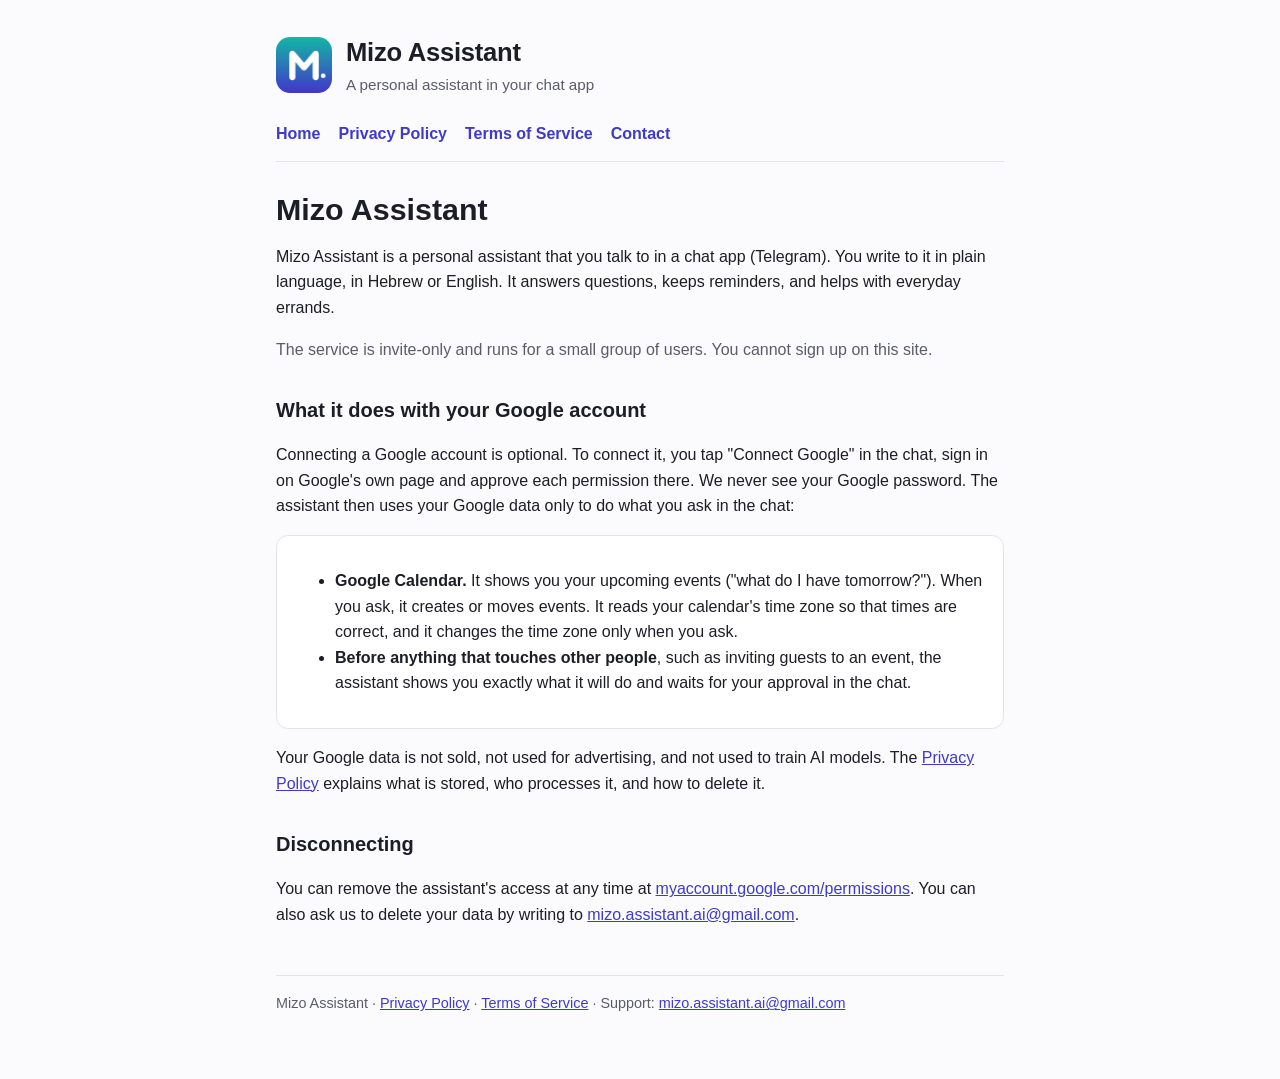
<file: index.html>
<!doctype html>
<html lang="en">
<head>
<meta charset="utf-8">
<meta name="viewport" content="width=device-width, initial-scale=1">
<title>Mizo Assistant</title>
<meta name="description" content="Mizo Assistant is an invite-only personal assistant you talk to on Telegram. With your permission it reads and manages your Google Calendar.">
<link rel="icon" href="logo.png">
<link rel="stylesheet" href="style.css">
</head>
<body>
<main>
  <header>
    <img src="logo.png" alt="Mizo Assistant logo">
    <div>
      <div class="name">Mizo Assistant</div>
      <div class="tag">A personal assistant in your chat app</div>
    </div>
  </header>
  <nav>
    <a href="./">Home</a>
    <a href="privacy.html">Privacy Policy</a>
    <a href="terms.html">Terms of Service</a>
    <a href="mailto:mizo.assistant.ai@gmail.com">Contact</a>
  </nav>

  <h1>Mizo Assistant</h1>
  <p>Mizo Assistant is a personal assistant that you talk to in a chat app (Telegram). You write to it in plain
  language, in Hebrew or English. It answers questions, keeps reminders, and helps with everyday errands.</p>
  <p class="muted">The service is invite-only and runs for a small group of users. You cannot sign up on this site.</p>

  <h2>What it does with your Google account</h2>
  <p>Connecting a Google account is optional. To connect it, you tap "Connect Google" in the chat, sign in on
  Google's own page and approve each permission there. We never see your Google password. The assistant then uses your Google data only to do what you ask
  in the chat:</p>
  <div class="card">
    <ul>
      <li><strong>Google Calendar.</strong> It shows you your upcoming events ("what do I have tomorrow?").
      When you ask, it creates or moves events. It reads your calendar's time zone so that times are correct, and it
      changes the time zone only when you ask.</li>
      <li><strong>Before anything that touches other people</strong>, such as inviting guests to an event, the
      assistant shows you exactly what it will do and waits for your approval in the chat.</li>
    </ul>
  </div>
  <p>Your Google data is not sold, not used for advertising, and not used to train AI models. The
  <a href="privacy.html">Privacy Policy</a> explains what is stored, who processes it, and how to delete it.</p>

  <h2>Disconnecting</h2>
  <p>You can remove the assistant's access at any time at
  <a href="https://myaccount.google.com/permissions">myaccount.google.com/permissions</a>. You can also ask us to
  delete your data by writing to <a href="mailto:mizo.assistant.ai@gmail.com">mizo.assistant.ai@gmail.com</a>.</p>

  <footer>
    Mizo Assistant · <a href="privacy.html">Privacy Policy</a> · <a href="terms.html">Terms of Service</a> ·
    Support: <a href="mailto:mizo.assistant.ai@gmail.com">mizo.assistant.ai@gmail.com</a>
  </footer>
</main>
</body>
</html>
</file>
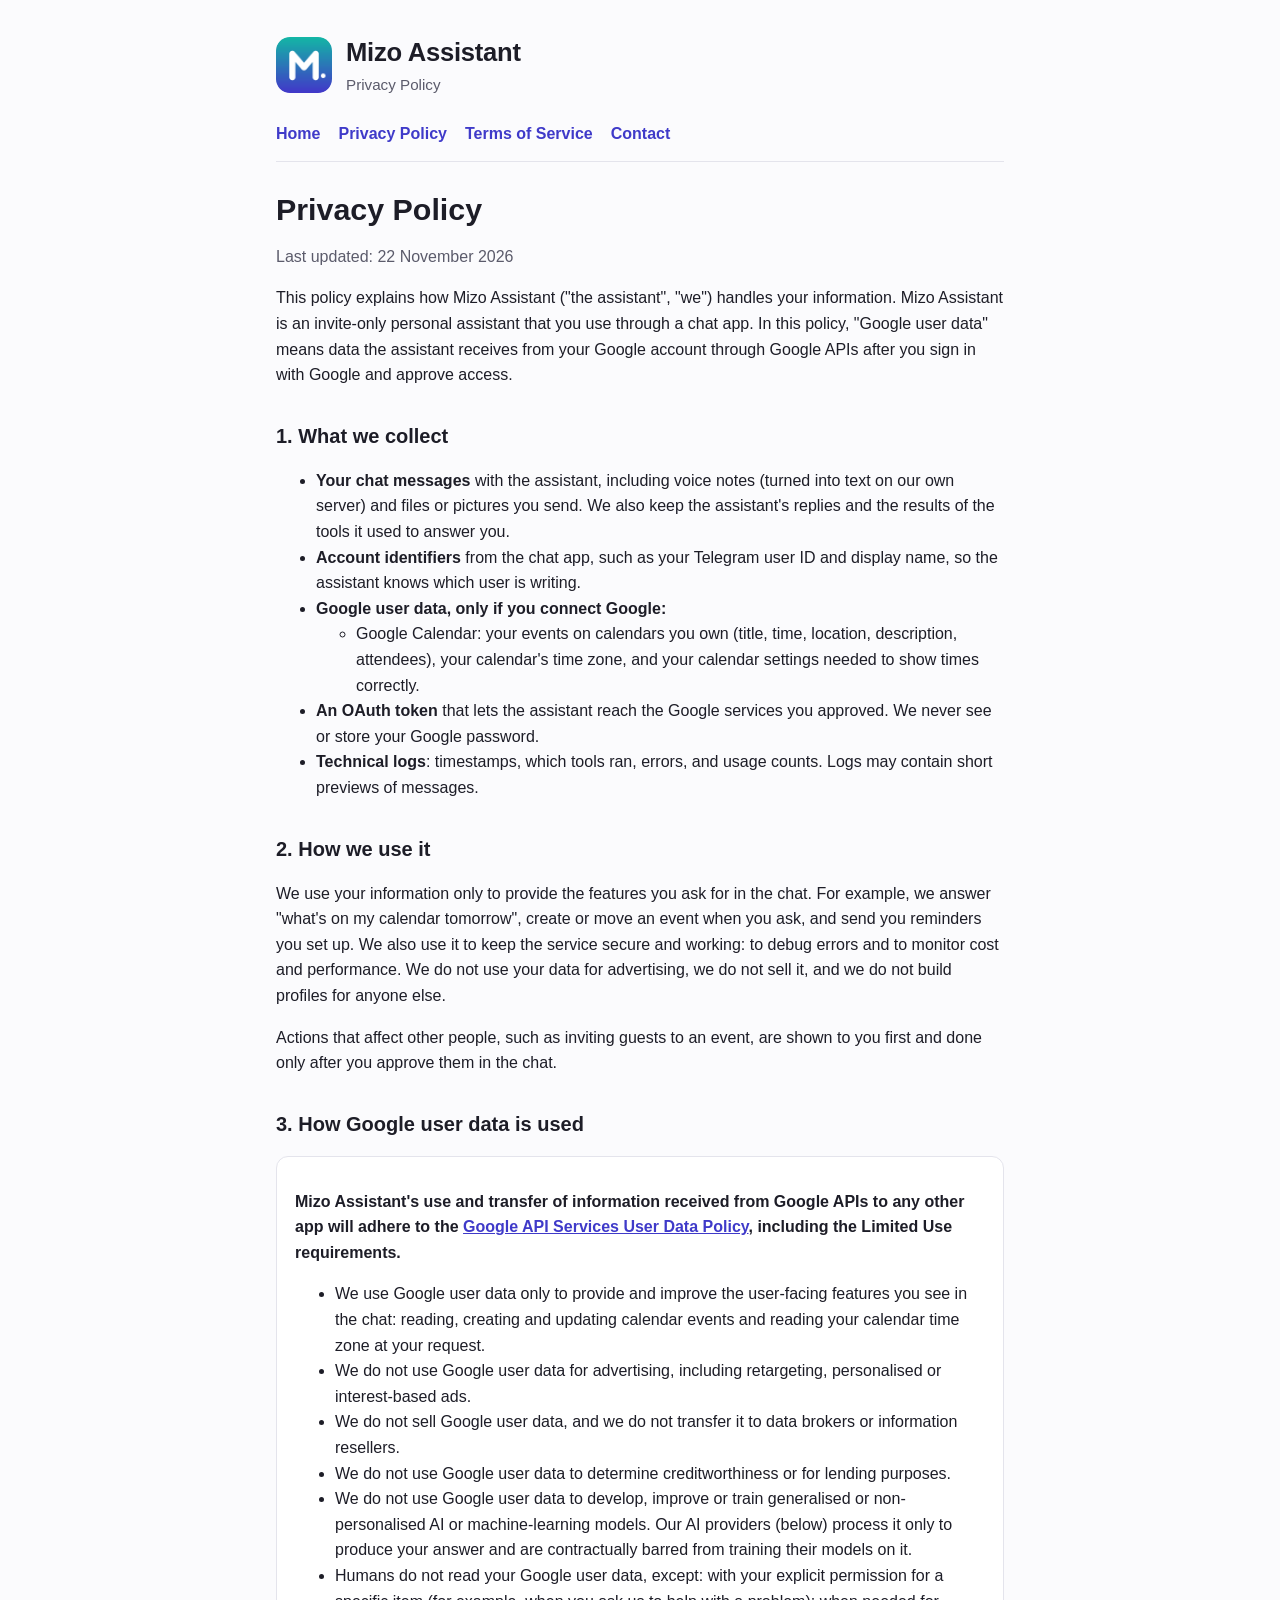
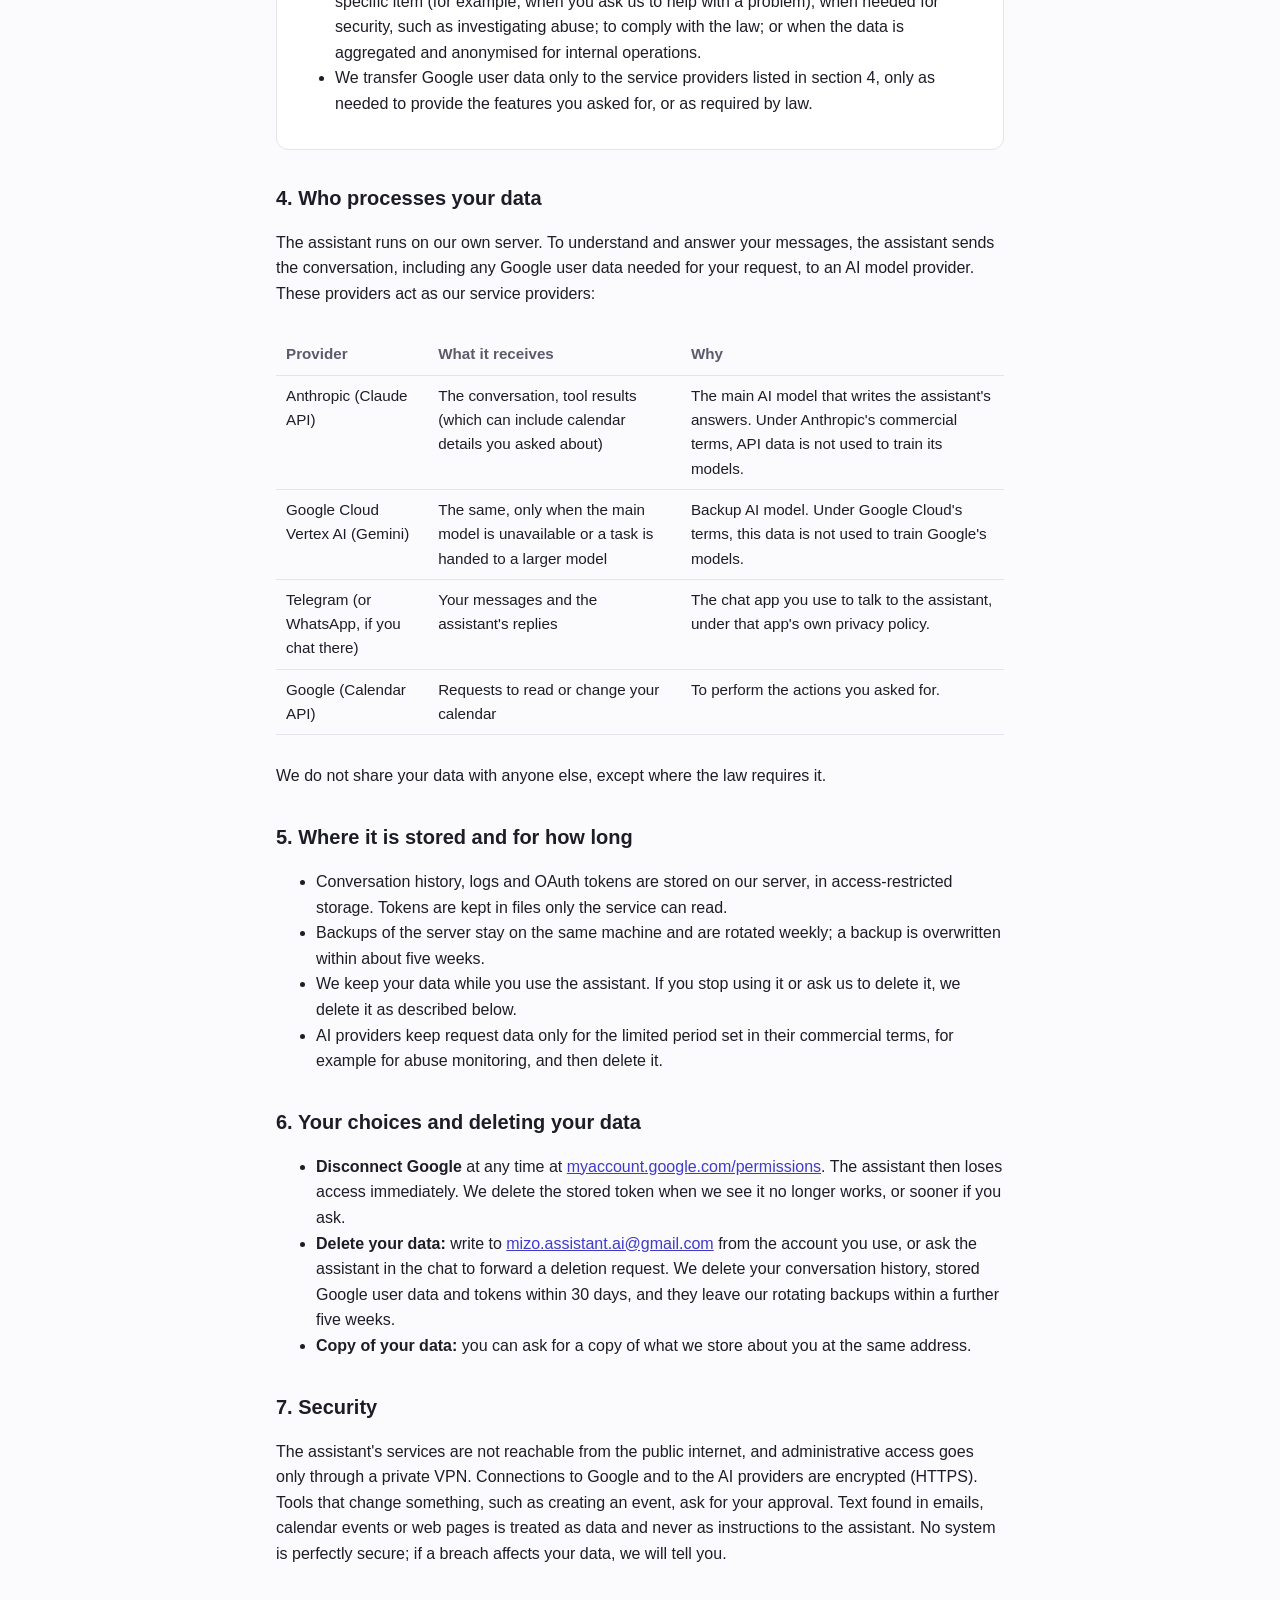
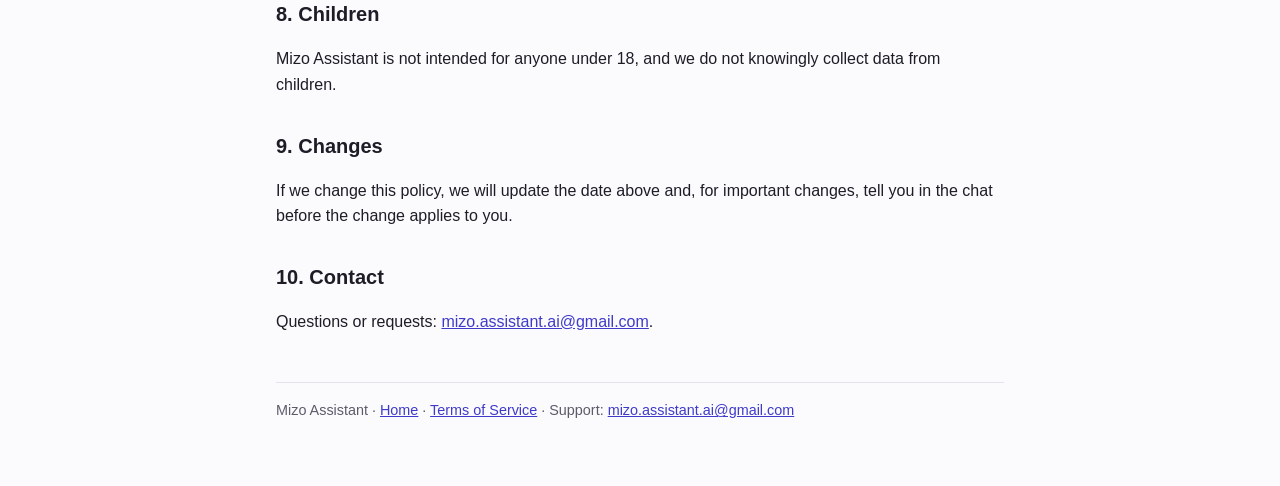
<file: privacy.html>
<!doctype html>
<html lang="en">
<head>
<meta charset="utf-8">
<meta name="viewport" content="width=device-width, initial-scale=1">
<title>Privacy Policy · Mizo Assistant</title>
<meta name="description" content="How Mizo Assistant collects, uses, stores, shares and deletes your data, including data from Google APIs.">
<link rel="icon" href="logo.png">
<link rel="stylesheet" href="style.css">
</head>
<body>
<main>
  <header>
    <img src="logo.png" alt="Mizo Assistant logo">
    <div>
      <div class="name">Mizo Assistant</div>
      <div class="tag">Privacy Policy</div>
    </div>
  </header>
  <nav>
    <a href="./">Home</a>
    <a href="privacy.html">Privacy Policy</a>
    <a href="terms.html">Terms of Service</a>
    <a href="mailto:mizo.assistant.ai@gmail.com">Contact</a>
  </nav>

  <h1>Privacy Policy</h1>
  <p class="muted">Last updated: 22 November 2026</p>

  <p>This policy explains how Mizo Assistant ("the assistant", "we") handles your information. Mizo Assistant is
  an invite-only personal assistant that you use through a chat app. In this policy, "Google user data" means data
  the assistant receives from your Google account through Google APIs after you sign in with Google and approve
  access.</p>

  <h2>1. What we collect</h2>
  <ul>
    <li><strong>Your chat messages</strong> with the assistant, including voice notes (turned into text on our own
    server) and files or pictures you send. We also keep the assistant's replies and the results of the tools it used
    to answer you.</li>
    <li><strong>Account identifiers</strong> from the chat app, such as your Telegram user ID and display name, so
    the assistant knows which user is writing.</li>
    <li><strong>Google user data, only if you connect Google:</strong>
      <ul>
        <li>Google Calendar: your events on calendars you own (title, time, location, description, attendees), your
        calendar's time zone, and your calendar settings needed to show times correctly.</li>
      </ul>
    </li>
    <li><strong>An OAuth token</strong> that lets the assistant reach the Google services you approved. We never
    see or store your Google password.</li>
    <li><strong>Technical logs</strong>: timestamps, which tools ran, errors, and usage counts. Logs may contain short
    previews of messages.</li>
  </ul>

  <h2>2. How we use it</h2>
  <p>We use your information only to provide the features you ask for in the chat. For example, we answer
  "what's on my calendar tomorrow", create or move an event when you ask, and send you reminders you set up. We
  also use it to keep the service secure and working: to debug errors and to monitor cost and performance. We do not
  use your data for advertising, we do not sell it, and we do not build profiles for anyone else.</p>
  <p>Actions that affect other people, such as inviting guests to an event, are shown to you first and done only
  after you approve them in the chat.</p>

  <h2>3. How Google user data is used</h2>
  <div class="card">
    <p><strong>Mizo Assistant's use and transfer of information received from Google APIs to any other app will
    adhere to the <a href="https://developers.google.com/terms/api-services-user-data-policy">Google API Services User
    Data Policy</a>, including the Limited Use requirements.</strong></p>
    <ul>
      <li>We use Google user data only to provide and improve the user-facing features you see in the chat: reading,
      creating and updating calendar events and reading your calendar time zone at your request.</li>
      <li>We do not use Google user data for advertising, including retargeting, personalised or interest-based
      ads.</li>
      <li>We do not sell Google user data, and we do not transfer it to data brokers or information resellers.</li>
      <li>We do not use Google user data to determine creditworthiness or for lending purposes.</li>
      <li>We do not use Google user data to develop, improve or train generalised or non-personalised AI or
      machine-learning models. Our AI providers (below) process it only to produce your answer and are contractually
      barred from training their models on it.</li>
      <li>Humans do not read your Google user data, except: with your explicit permission for a specific item (for
      example, when you ask us to help with a problem); when needed for security, such as investigating abuse; to
      comply with the law; or when the data is aggregated and anonymised for internal operations.</li>
      <li>We transfer Google user data only to the service providers listed in section 4, only as needed to provide
      the features you asked for, or as required by law.</li>
    </ul>
  </div>

  <h2>4. Who processes your data</h2>
  <p>The assistant runs on our own server. To understand and answer your messages, the assistant sends the
  conversation, including any Google user data needed for your request, to an AI model provider. These providers
  act as our service providers:</p>
  <div class="table-wrap">
  <table>
    <tr><th>Provider</th><th>What it receives</th><th>Why</th></tr>
    <tr><td>Anthropic (Claude API)</td><td>The conversation, tool results (which can include calendar
    details you asked about)</td><td>The main AI model that writes the assistant's answers. Under Anthropic's
    commercial terms, API data is not used to train its models.</td></tr>
    <tr><td>Google Cloud Vertex AI (Gemini)</td><td>The same, only when the main model is unavailable or a task is
    handed to a larger model</td><td>Backup AI model. Under Google Cloud's terms, this data is not used to train
    Google's models.</td></tr>
    <tr><td>Telegram (or WhatsApp, if you chat there)</td><td>Your messages and the assistant's replies</td><td>The
    chat app you use to talk to the assistant, under that app's own privacy policy.</td></tr>
    <tr><td>Google (Calendar API)</td><td>Requests to read or change your calendar</td><td>To perform the actions
    you asked for.</td></tr>
  </table>
  </div>
  <p>We do not share your data with anyone else, except where the law requires it.</p>

  <h2>5. Where it is stored and for how long</h2>
  <ul>
    <li>Conversation history, logs and OAuth tokens are stored on our server, in access-restricted storage. Tokens
    are kept in files only the service can read.</li>
    <li>Backups of the server stay on the same machine and are rotated weekly; a backup is overwritten within about
    five weeks.</li>
    <li>We keep your data while you use the assistant. If you stop using it or ask us to delete it, we delete it as
    described below.</li>
    <li>AI providers keep request data only for the limited period set in their commercial terms, for example for
    abuse monitoring, and then delete it.</li>
  </ul>

  <h2>6. Your choices and deleting your data</h2>
  <ul>
    <li><strong>Disconnect Google</strong> at any time at
    <a href="https://myaccount.google.com/permissions">myaccount.google.com/permissions</a>. The assistant then loses
    access immediately. We delete the stored token when we see it no longer works, or sooner if you ask.</li>
    <li><strong>Delete your data:</strong> write to <a href="mailto:mizo.assistant.ai@gmail.com">mizo.assistant.ai@gmail.com</a> from
    the account you use, or ask the assistant in the chat to forward a deletion request. We delete your conversation
    history, stored Google user data and tokens within 30 days, and they leave our rotating backups within a further
    five weeks.</li>
    <li><strong>Copy of your data:</strong> you can ask for a copy of what we store about you at the same address.</li>
  </ul>

  <h2>7. Security</h2>
  <p>The assistant's services are not reachable from the public internet, and administrative access goes only
  through a private VPN.
  Connections to Google and to the AI providers are encrypted (HTTPS). Tools that change something, such as creating
  an event, ask for your approval. Text found in emails, calendar events or web pages is treated as data and never as
  instructions to the assistant. No system is perfectly secure; if a breach affects your data, we will tell you.</p>

  <h2>8. Children</h2>
  <p>Mizo Assistant is not intended for anyone under 18, and we do not knowingly collect data from children.</p>

  <h2>9. Changes</h2>
  <p>If we change this policy, we will update the date above and, for important changes, tell you in the chat
  before the change applies to you.</p>

  <h2>10. Contact</h2>
  <p>Questions or requests: <a href="mailto:mizo.assistant.ai@gmail.com">mizo.assistant.ai@gmail.com</a>.</p>

  <footer>
    Mizo Assistant · <a href="./">Home</a> · <a href="terms.html">Terms of Service</a> ·
    Support: <a href="mailto:mizo.assistant.ai@gmail.com">mizo.assistant.ai@gmail.com</a>
  </footer>
</main>
</body>
</html>
</file>
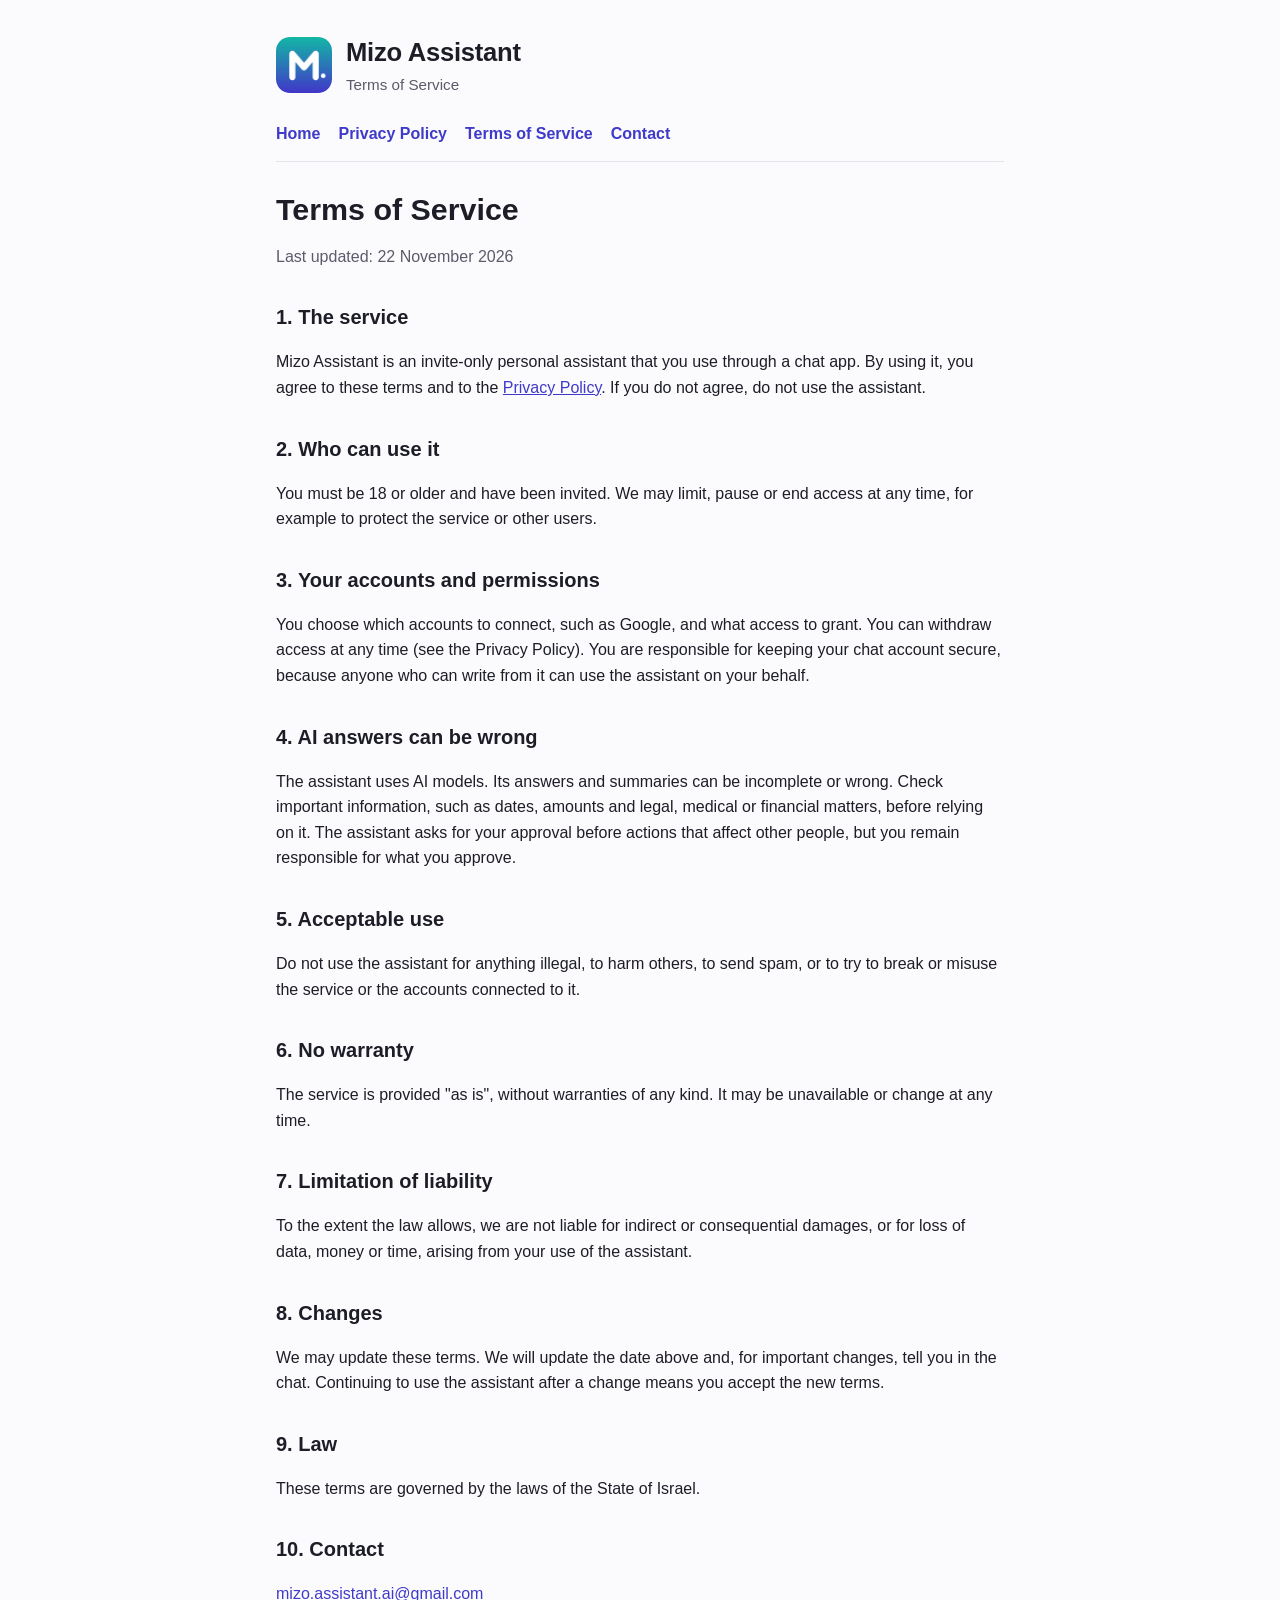
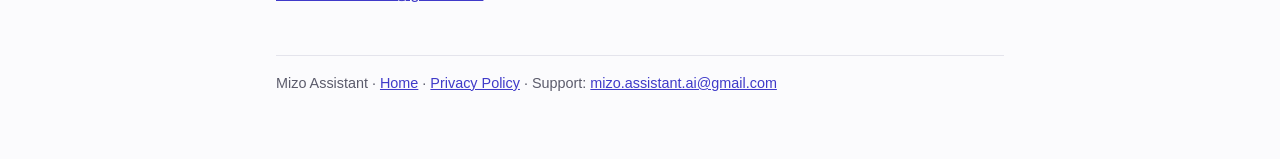
<file: terms.html>
<!doctype html>
<html lang="en">
<head>
<meta charset="utf-8">
<meta name="viewport" content="width=device-width, initial-scale=1">
<title>Terms of Service · Mizo Assistant</title>
<meta name="description" content="Terms of Service for Mizo Assistant.">
<link rel="icon" href="logo.png">
<link rel="stylesheet" href="style.css">
</head>
<body>
<main>
  <header>
    <img src="logo.png" alt="Mizo Assistant logo">
    <div>
      <div class="name">Mizo Assistant</div>
      <div class="tag">Terms of Service</div>
    </div>
  </header>
  <nav>
    <a href="./">Home</a>
    <a href="privacy.html">Privacy Policy</a>
    <a href="terms.html">Terms of Service</a>
    <a href="mailto:mizo.assistant.ai@gmail.com">Contact</a>
  </nav>

  <h1>Terms of Service</h1>
  <p class="muted">Last updated: 22 November 2026</p>

  <h2>1. The service</h2>
  <p>Mizo Assistant is an invite-only personal assistant that you use through a chat app. By using it, you agree to
  these terms and to the <a href="privacy.html">Privacy Policy</a>. If you do not agree, do not use the
  assistant.</p>

  <h2>2. Who can use it</h2>
  <p>You must be 18 or older and have been invited. We may limit, pause or end access at any time, for example to
  protect the service or other users.</p>

  <h2>3. Your accounts and permissions</h2>
  <p>You choose which accounts to connect, such as Google, and what access to grant. You can withdraw access at any
  time (see the Privacy Policy). You are responsible for keeping your chat account secure, because anyone who can
  write from it can use the assistant on your behalf.</p>

  <h2>4. AI answers can be wrong</h2>
  <p>The assistant uses AI models. Its answers and summaries can be incomplete or wrong. Check important information,
  such as dates, amounts and legal, medical or financial matters, before relying on it. The assistant asks for your
  approval before actions that affect other people, but you remain responsible for what you approve.</p>

  <h2>5. Acceptable use</h2>
  <p>Do not use the assistant for anything illegal, to harm others, to send spam, or to try to break or misuse the
  service or the accounts connected to it.</p>

  <h2>6. No warranty</h2>
  <p>The service is provided "as is", without warranties of any kind. It may be unavailable or change at any time.</p>

  <h2>7. Limitation of liability</h2>
  <p>To the extent the law allows, we are not liable for indirect or consequential damages, or for loss of data,
  money or time, arising from your use of the assistant.</p>

  <h2>8. Changes</h2>
  <p>We may update these terms. We will update the date above and, for important changes, tell you in the chat.
  Continuing to use the assistant after a change means you accept the new terms.</p>

  <h2>9. Law</h2>
  <p>These terms are governed by the laws of the State of Israel.</p>

  <h2>10. Contact</h2>
  <p><a href="mailto:mizo.assistant.ai@gmail.com">mizo.assistant.ai@gmail.com</a></p>

  <footer>
    Mizo Assistant · <a href="./">Home</a> · <a href="privacy.html">Privacy Policy</a> ·
    Support: <a href="mailto:mizo.assistant.ai@gmail.com">mizo.assistant.ai@gmail.com</a>
  </footer>
</main>
</body>
</html>
</file>
<file: style.css>
:root {
  --bg: #fbfbfd;
  --fg: #1d1d27;
  --muted: #5b5b6b;
  --card: #ffffff;
  --line: #e4e4ec;
  --accent: #3f3ac9;
  --accent-2: #14b8a6;
}
@media (prefers-color-scheme: dark) {
  :root {
    --bg: #111118;
    --fg: #ececf2;
    --muted: #a3a3b5;
    --card: #1a1a24;
    --line: #2c2c3a;
    --accent: #9b97ff;
    --accent-2: #2dd4bf;
  }
}
* { box-sizing: border-box; }
body {
  margin: 0;
  background: var(--bg);
  color: var(--fg);
  font: 16px/1.6 -apple-system, BlinkMacSystemFont, "Segoe UI", Roboto, "Helvetica Neue", Arial, sans-serif;
}
main { max-width: 760px; margin: 0 auto; padding: 32px 16px 64px; }
header { display: flex; align-items: center; gap: 14px; margin-bottom: 24px; }
header img { width: 56px; height: 56px; border-radius: 14px; }
header .name { font-size: 1.6rem; font-weight: 700; letter-spacing: -0.01em; }
header .tag { color: var(--muted); font-size: 0.95rem; }
nav { display: flex; flex-wrap: wrap; gap: 6px 18px; margin: 0 0 28px; padding-bottom: 14px; border-bottom: 1px solid var(--line); }
nav a { color: var(--accent); text-decoration: none; font-weight: 600; }
nav a:hover { text-decoration: underline; }
h1 { font-size: 1.9rem; line-height: 1.25; margin: 0 0 8px; }
h2 { font-size: 1.25rem; margin: 32px 0 8px; }
h3 { font-size: 1.05rem; margin: 20px 0 6px; }
p, li { color: var(--fg); }
.muted { color: var(--muted); }
.card { background: var(--card); border: 1px solid var(--line); border-radius: 12px; padding: 16px 18px; margin: 16px 0; }
table { width: 100%; border-collapse: collapse; margin: 12px 0; font-size: 0.95rem; }
th, td { text-align: left; vertical-align: top; padding: 8px 10px; border-bottom: 1px solid var(--line); }
th { color: var(--muted); font-weight: 600; }
code { font-family: ui-monospace, SFMono-Regular, Menlo, monospace; font-size: 0.88em; overflow-wrap: anywhere; }
a { color: var(--accent); }
footer { margin-top: 48px; padding-top: 16px; border-top: 1px solid var(--line); color: var(--muted); font-size: 0.9rem; }
.table-wrap { overflow-x: auto; }
</file>
